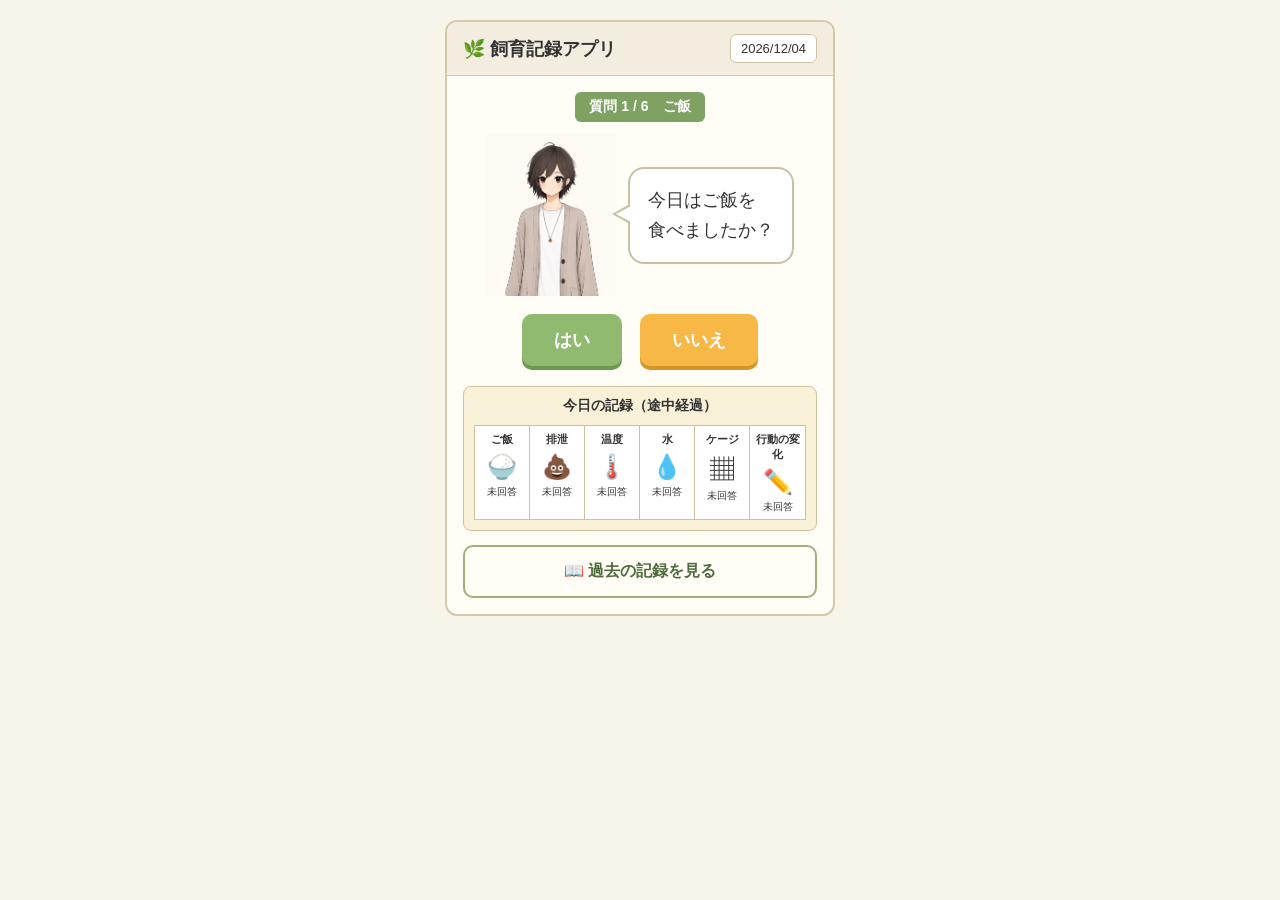
<file: index.html>
<!DOCTYPE html>
<html lang="ja">
<head>
    <meta charset="UTF-8">
    <meta name="viewport" content="width=device-width, initial-scale=1.0">
    <title>飼育記録アプリ</title>

    <link rel="stylesheet" href="style.css">
<link rel="manifest" href="./manifest.json">
<meta name="theme-color" content="#f7f4ea">

<script>
  if ("serviceWorker" in navigator) {
    window.addEventListener("load", () => {
      navigator.serviceWorker.register("./sw.js");
    });
  }
</script>
</head>

<body>

    <div class="app">

        <header>
            <h1>🌿 飼育記録アプリ</h1>
            <div class="date" id="todayDate"></div>
        </header>

        <main>

            <div class="question-number">質問 1 / 6　ご飯</div>

            <div class="agent-area">
                <img src="agent.png" alt="エージェント" class="agent">

                <div class="speech">
                    <p id="agentMessage">
                        今日はご飯を<br>食べましたか？
                    </p>
                </div>
            </div>

            <div class="button-area">
                <button
                    class="yes-button answer-button"
                    onclick="saveFood('○')"
                >
                    はい
                </button>

                <button
                    class="no-button answer-button"
                    onclick="saveFood('×')"
                >
                    いいえ
                </button>
            </div>

            <!-- 回答後に表示されるフィードバック -->
            <section id="feedbackBox" class="feedback-box" hidden>

                <div class="feedback-title">
                    🌿 今日の飼育ポイント
                </div>

                <p id="feedbackText" class="feedback-text"></p>

                <button
                    type="button"
                    class="next-button"
                    onclick="goToNextQuestion()"
                >
                    次の質問へ
                </button>

            </section>

            <section class="today-record">
                <h2>今日の記録（途中経過）</h2>

                <div class="record-grid">

                    <div>
                        <p>ご飯</p>
                        <span>🍚</span>
                        <small id="foodRecord">未回答</small>
                    </div>

                    <div>
                        <p>排泄</p>
                        <span>💩</span>
                        <small>未回答</small>
                    </div>

                    <div>
                        <p>温度</p>
                        <span>🌡️</span>
                        <small>未回答</small>
                    </div>

                    <div>
                        <p>水</p>
                        <span>💧</span>
                        <small>未回答</small>
                    </div>

                    <div>
                        <p>ケージ</p>
                        <span>▦</span>
                        <small>未回答</small>
                    </div>

                    <div>
                        <p>行動の変化</p>
                        <span>✏️</span>
                        <small>未回答</small>
                    </div>

                </div>
            </section>

            <a href="history.html" class="history-link">
                <button class="history-button">
                    📖 過去の記録を見る
                </button>
            </a>

        </main>

    </div>

    <script>
        // 今日の日付を表示する
        const today = new Date();

        const year = today.getFullYear();
        const month = String(today.getMonth() + 1).padStart(2, '0');
        const day = String(today.getDate()).padStart(2, '0');

        const formattedDate = `${year}/${month}/${day}`;

        document.getElementById("todayDate").textContent = formattedDate;


        // ご飯の回答を保存してフィードバックを表示する
        function saveFood(answer) {

            const feedbackBox =
                document.getElementById("feedbackBox");

            const feedbackText =
                document.getElementById("feedbackText");

            const agentMessage =
                document.getElementById("agentMessage");

            const foodRecord =
                document.getElementById("foodRecord");

            const answerButtons =
                document.querySelectorAll(".answer-button");


            // 回答を保存
            localStorage.setItem("food", answer);


            // 今日の記録欄を変更
            foodRecord.textContent = answer;


            // 回答に応じてフィードバックを変更
            if (answer === "○") {

                agentMessage.textContent =
                    "食べられていて安心です！";

                feedbackText.textContent =
                    "食べた量や食いつきも一緒に見ておくと、変化に気づきやすくなります。";

            } else {

                agentMessage.textContent =
                    "食べていなくても、すぐに心配しすぎなくて大丈夫です。";

                feedbackText.textContent =
                    "爬虫類は毎日食べない種類もいます。脱皮前や気温の変化で食欲が落ちることもありますが、元気がない、体重が減る、拒食が続く場合は注意しましょう。";

            }


            // フィードバックを表示
            feedbackBox.hidden = false;


            // 二重回答を防ぐ
            answerButtons.forEach(function(button) {
                button.disabled = true;
            });


            // フィードバック欄まで移動
            feedbackBox.scrollIntoView({
                behavior: "smooth",
                block: "center"
            });
        }


        // 次の質問へ進む
        function goToNextQuestion() {
            window.location.href = "toilet.html";
        }
    </script>

</body>
</html>
</file>
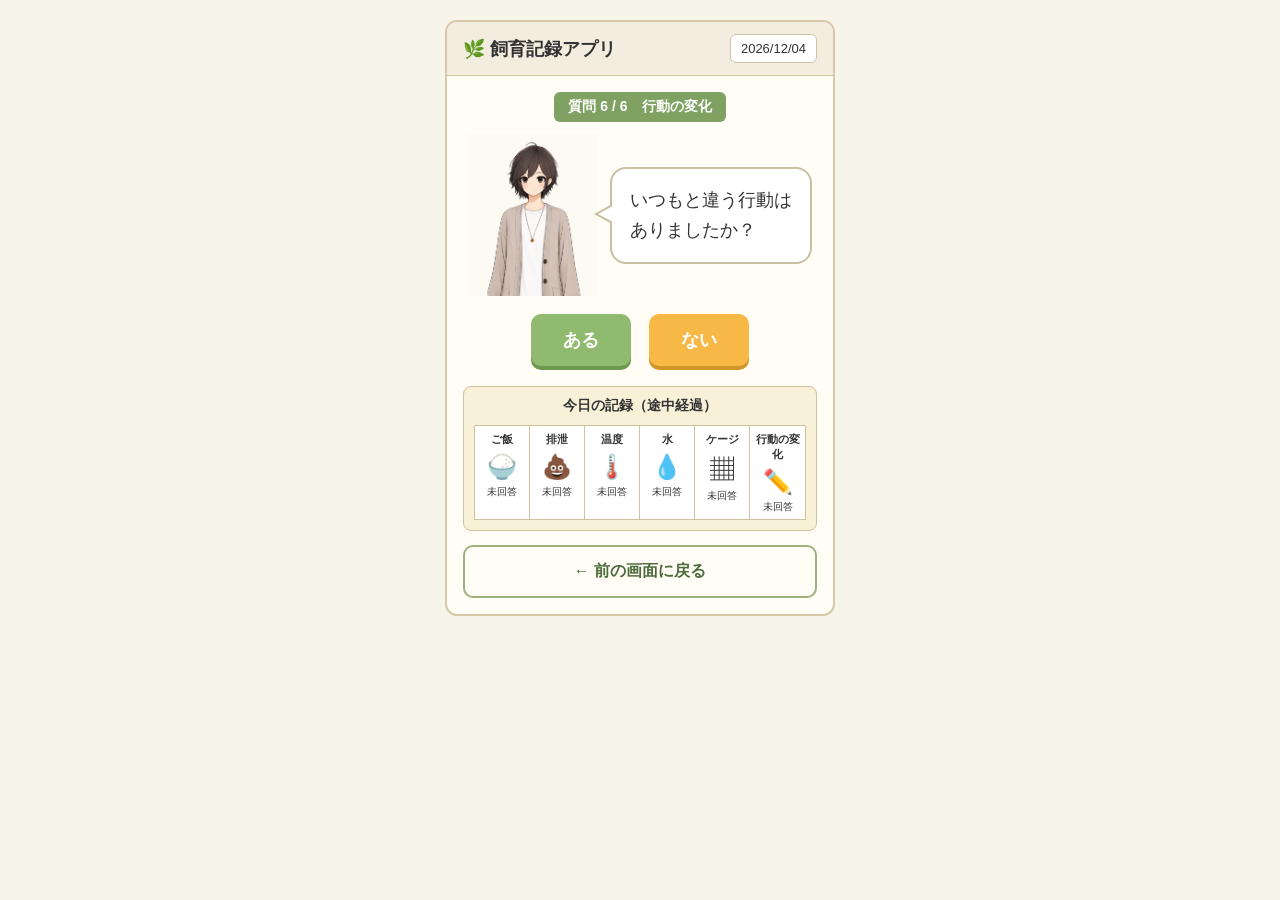
<file: behavior.html>
<!DOCTYPE html>
<html lang="ja">
<head>
    <meta charset="UTF-8">
    <meta name="viewport" content="width=device-width, initial-scale=1.0">
    <title>行動の記録</title>

    <link rel="stylesheet" href="style.css">
</head>

<body>

    <div class="app">

        <header>
            <h1>🌿 飼育記録アプリ</h1>
            <div class="date" id="todayDate"></div>
        </header>

        <main>

            <div class="question-number">質問 6 / 6　行動の変化</div>

            <div class="agent-area">
                <img src="agent.png" alt="エージェント" class="agent">

                <div class="speech">
                    <p id="agentMessage">
                        いつもと違う行動は<br>ありましたか？
                    </p>
                </div>
            </div>

            <div class="button-area" id="behaviorButtons">
                <button
                    class="yes-button answer-button"
                    onclick="showBehaviorInput()"
                >
                    ある
                </button>

                <button
                    class="no-button answer-button"
                    onclick="saveBehaviorNo()"
                >
                    ない
                </button>
            </div>

            <!-- 「ある」を押したときに表示される入力欄 -->
            <div
                id="behaviorInputArea"
                style="display: none; text-align: center; margin-top: 20px;"
            >
                <p>どのような行動がありましたか？</p>

                <textarea
                    id="behaviorText"
                    rows="4"
                    placeholder="例：いつもより動きが少ない、隠れている時間が長いなど"
                ></textarea>

                <br>

                <button
                    class="yes-button"
                    id="saveBehaviorButton"
                    onclick="saveBehaviorText()"
                >
                    記録する
                </button>
            </div>

            <!-- 回答後に表示されるフィードバック -->
            <section id="feedbackBox" class="feedback-box" hidden>

                <div class="feedback-title">
                    🌿 今日の飼育ポイント
                </div>

                <p id="feedbackText" class="feedback-text"></p>

                <button
                    type="button"
                    class="next-button"
                    onclick="goToFinish()"
                >
                    記録を完了する
                </button>

            </section>

            <section class="today-record">
                <h2>今日の記録（途中経過）</h2>

                <div class="record-grid">

                    <div>
                        <p>ご飯</p>
                        <span>🍚</span>
                        <small id="foodStatus">未回答</small>
                    </div>

                    <div>
                        <p>排泄</p>
                        <span>💩</span>
                        <small id="toiletStatus">未回答</small>
                    </div>

                    <div>
                        <p>温度</p>
                        <span>🌡️</span>
                        <small id="tempStatus">未回答</small>
                    </div>

                    <div>
                        <p>水</p>
                        <span>💧</span>
                        <small id="waterStatus">未回答</small>
                    </div>

                    <div>
                        <p>ケージ</p>
                        <span>▦</span>
                        <small id="cageStatus">未回答</small>
                    </div>

                    <div>
                        <p>行動の変化</p>
                        <span>✏️</span>
                        <small id="behaviorStatus">未回答</small>
                    </div>

                </div>
            </section>

            <a href="cage.html" class="history-link">
                <button class="history-button">
                    ← 前の画面に戻る
                </button>
            </a>

        </main>

    </div>

    <script>
        // 今日の日付を表示する
        const today = new Date();

        const year = today.getFullYear();
        const month = String(today.getMonth() + 1).padStart(2, "0");
        const day = String(today.getDate()).padStart(2, "0");

        const formattedDate = `${year}/${month}/${day}`;

        document.getElementById("todayDate").textContent = formattedDate;


        // 前のページで保存した回答を表示する
        const food = localStorage.getItem("food");
        const toilet = localStorage.getItem("toilet");
        const temp = localStorage.getItem("temp");
        const water = localStorage.getItem("water");
        const cage = localStorage.getItem("cage");

        if (food) {
            document.getElementById("foodStatus").textContent = food;
        }

        if (toilet) {
            document.getElementById("toiletStatus").textContent = toilet;
        }

        if (temp) {
            document.getElementById("tempStatus").textContent = temp;
        }

        if (water) {
            document.getElementById("waterStatus").textContent = water;
        }

        if (cage) {
            document.getElementById("cageStatus").textContent = cage;
        }


        // 「ある」を押したら入力欄を表示する
        function showBehaviorInput() {
            const behaviorInputArea =
                document.getElementById("behaviorInputArea");

            const behaviorButtons =
                document.getElementById("behaviorButtons");

            const agentMessage =
                document.getElementById("agentMessage");

            behaviorInputArea.style.display = "block";
            behaviorButtons.style.display = "none";

            agentMessage.textContent =
                "気づいた変化を記録しておきましょう。";

            document.getElementById("behaviorText").focus();
        }


        // 「ない」を押した場合
        function saveBehaviorNo() {

            const feedbackBox =
                document.getElementById("feedbackBox");

            const feedbackText =
                document.getElementById("feedbackText");

            const agentMessage =
                document.getElementById("agentMessage");

            const behaviorStatus =
                document.getElementById("behaviorStatus");

            const behaviorButtons =
                document.getElementById("behaviorButtons");


            // 回答を保存
            localStorage.setItem("behavior", "ない");


            // 今日の記録欄を変更
            behaviorStatus.textContent = "ない";


            // エージェントの言葉とFBを変更
            agentMessage.textContent =
                "いつも通りなら安心です！";

            feedbackText.textContent =
                "いつも通りであることも大切な記録です。ただし、爬虫類は不調を隠すこともあるため、食欲、排泄、体重、動きなども合わせて見ておきましょう。";


            // ボタンを非表示
            behaviorButtons.style.display = "none";


            // フィードバック欄を表示
            feedbackBox.hidden = false;


            // フィードバック欄まで自動で移動
            feedbackBox.scrollIntoView({
                behavior: "smooth",
                block: "center"
            });
        }


        // 「ある」を選び、内容を書いた場合
        function saveBehaviorText() {

            const text =
                document.getElementById("behaviorText").value.trim();

            const feedbackBox =
                document.getElementById("feedbackBox");

            const feedbackText =
                document.getElementById("feedbackText");

            const agentMessage =
                document.getElementById("agentMessage");

            const behaviorStatus =
                document.getElementById("behaviorStatus");

            const behaviorInputArea =
                document.getElementById("behaviorInputArea");


            // 未入力の場合
            if (text === "") {
                alert("行動の変化を入力してください。");
                return;
            }


            // 入力内容を保存
            localStorage.setItem("behavior", text);


            // 今日の記録欄を変更
            behaviorStatus.textContent = "あり";


            // エージェントの言葉とFBを変更
            agentMessage.textContent =
                "変化に気づけていることが大切です！";

            feedbackText.textContent =
                "いつもより隠れる、動かない、攻撃的になるなど、小さな違いも記録しておきましょう。変化が続く場合や、食欲・排泄などにも異常がある場合は、飼育環境や体調を確認してください。";


            // 入力欄を非表示
            behaviorInputArea.style.display = "none";


            // フィードバック欄を表示
            feedbackBox.hidden = false;


            // フィードバック欄まで自動で移動
            feedbackBox.scrollIntoView({
                behavior: "smooth",
                block: "center"
            });
        }


        // 完了画面へ進む
        function goToFinish() {
            window.location.href = "finish.html";
        }
    </script>

</body>
</html>
</file>
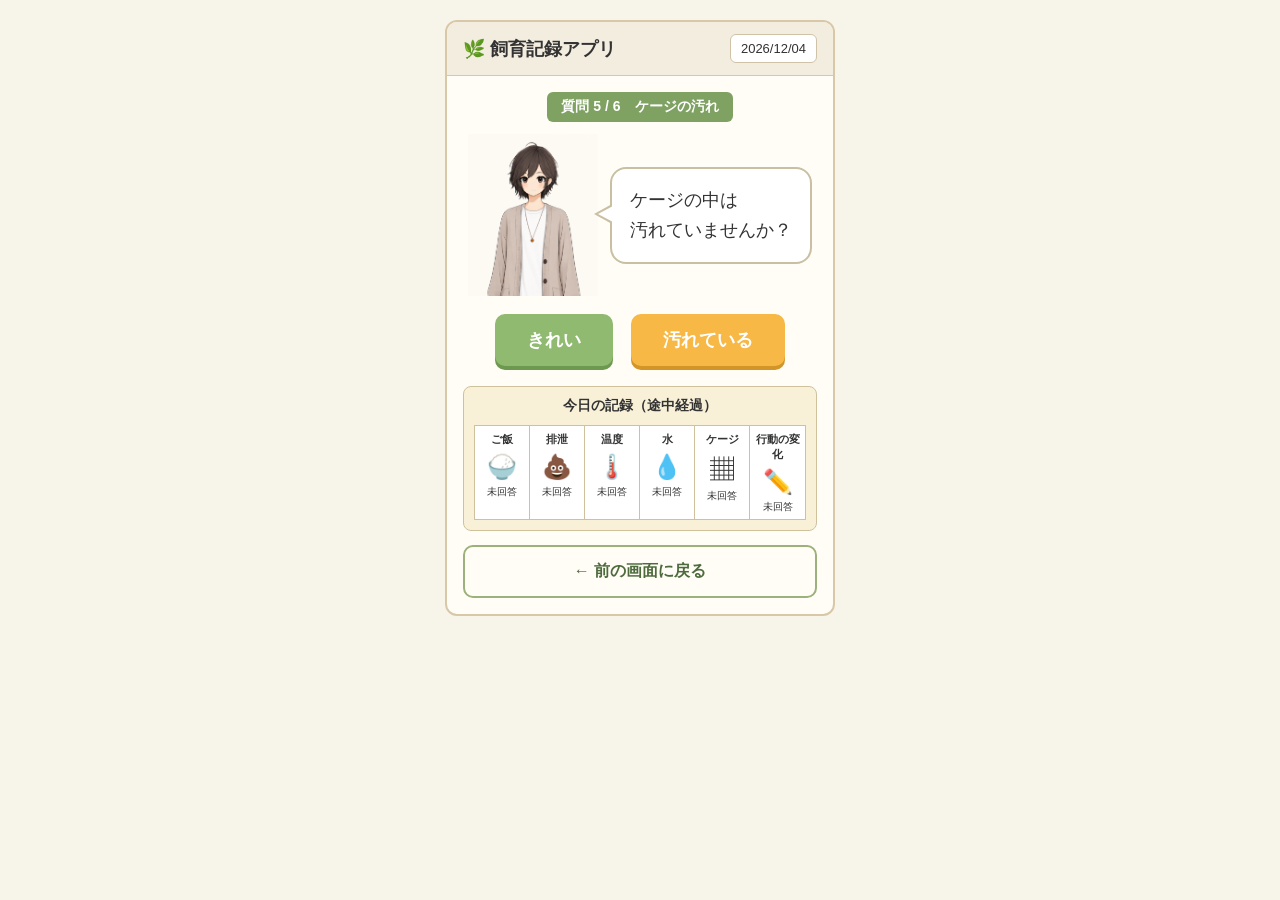
<file: cage.html>
<!DOCTYPE html>
<html lang="ja">
<head>
    <meta charset="UTF-8">
    <meta name="viewport" content="width=device-width, initial-scale=1.0">
    <title>ケージの記録</title>

    <link rel="stylesheet" href="style.css">
</head>

<body>

    <div class="app">

        <header>
            <h1>🌿 飼育記録アプリ</h1>
            <div class="date" id="todayDate"></div>
        </header>

        <main>

            <div class="question-number">質問 5 / 6　ケージの汚れ</div>

            <div class="agent-area">
                <img src="agent.png" alt="エージェント" class="agent">

                <div class="speech">
                    <p id="agentMessage">
                        ケージの中は<br>汚れていませんか？
                    </p>
                </div>
            </div>

            <div class="button-area">
                <button
                    class="yes-button answer-button"
                    onclick="saveCage('きれい')"
                >
                    きれい
                </button>

                <button
                    class="no-button answer-button"
                    onclick="saveCage('汚れている')"
                >
                    汚れている
                </button>
            </div>

            <!-- 回答後に表示されるフィードバック -->
            <section id="feedbackBox" class="feedback-box" hidden>

                <div class="feedback-title">
                    🌿 今日の飼育ポイント
                </div>

                <p id="feedbackText" class="feedback-text"></p>

                <button
                    type="button"
                    class="next-button"
                    onclick="goToNextQuestion()"
                >
                    次の質問へ
                </button>

            </section>

            <section class="today-record">
                <h2>今日の記録（途中経過）</h2>

                <div class="record-grid">

                    <div>
                        <p>ご飯</p>
                        <span>🍚</span>
                        <small id="foodStatus">未回答</small>
                    </div>

                    <div>
                        <p>排泄</p>
                        <span>💩</span>
                        <small id="toiletStatus">未回答</small>
                    </div>

                    <div>
                        <p>温度</p>
                        <span>🌡️</span>
                        <small id="tempStatus">未回答</small>
                    </div>

                    <div>
                        <p>水</p>
                        <span>💧</span>
                        <small id="waterStatus">未回答</small>
                    </div>

                    <div>
                        <p>ケージ</p>
                        <span>▦</span>
                        <small id="cageStatus">未回答</small>
                    </div>

                    <div>
                        <p>行動の変化</p>
                        <span>✏️</span>
                        <small>未回答</small>
                    </div>

                </div>
            </section>

            <a href="water.html" class="history-link">
                <button class="history-button">
                    ← 前の画面に戻る
                </button>
            </a>

        </main>

    </div>

    <script>
        // 今日の日付を表示する
        const today = new Date();

        const year = today.getFullYear();
        const month = String(today.getMonth() + 1).padStart(2, "0");
        const day = String(today.getDate()).padStart(2, "0");

        const formattedDate = `${year}/${month}/${day}`;

        document.getElementById("todayDate").textContent = formattedDate;


        // 前のページで保存した回答を表示する
        const food = localStorage.getItem("food");
        const toilet = localStorage.getItem("toilet");
        const temp = localStorage.getItem("temp");
        const water = localStorage.getItem("water");

        if (food) {
            document.getElementById("foodStatus").textContent = food;
        }

        if (toilet) {
            document.getElementById("toiletStatus").textContent = toilet;
        }

        if (temp) {
            document.getElementById("tempStatus").textContent = temp;
        }

        if (water) {
            document.getElementById("waterStatus").textContent = water;
        }


        // ケージの回答を保存してフィードバックを表示する
        function saveCage(answer) {

            const feedbackBox =
                document.getElementById("feedbackBox");

            const feedbackText =
                document.getElementById("feedbackText");

            const agentMessage =
                document.getElementById("agentMessage");

            const cageStatus =
                document.getElementById("cageStatus");

            const answerButtons =
                document.querySelectorAll(".answer-button");


            // ケージの回答を保存
            localStorage.setItem("cage", answer);


            // 今日の記録欄を変更
            cageStatus.textContent = answer;


            // 回答に応じてフィードバックを変更
            if (answer === "きれい") {

                agentMessage.textContent =
                    "清潔に保てていて良いです！";

                feedbackText.textContent =
                    "排泄物や食べ残しをこまめに取り除くことで、ケージを清潔に保ち、病気の予防につながります。";

            } else {

                agentMessage.textContent =
                    "できる範囲で汚れを取り除いてみましょう。";

                feedbackText.textContent =
                    "汚れが残ると、細菌やにおいの原因になります。すべてを掃除できない日でも、排泄物や食べ残しだけは取り除くと安心です。";

            }


            // フィードバック欄を表示
            feedbackBox.hidden = false;


            // 二重回答を防ぐ
            answerButtons.forEach(function(button) {
                button.disabled = true;
            });


            // フィードバック欄まで自動で移動
            feedbackBox.scrollIntoView({
                behavior: "smooth",
                block: "center"
            });
        }


        // 次の質問へ進む
        function goToNextQuestion() {
            window.location.href = "behavior.html";
        }
    </script>

</body>
</html>
</file>
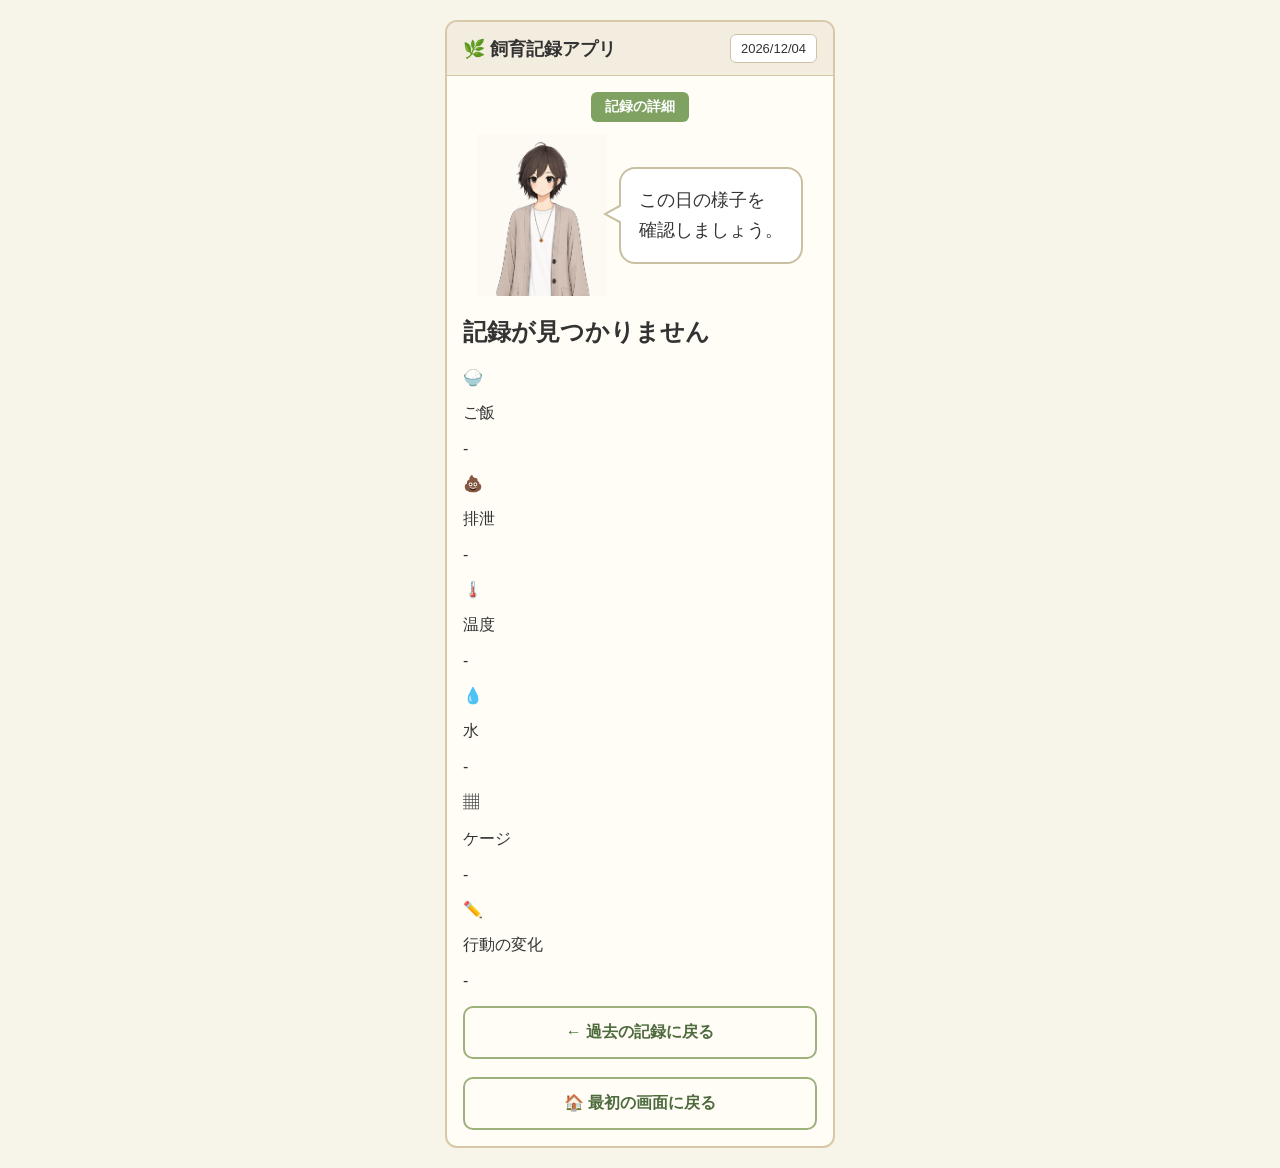
<file: detail.html>
<!DOCTYPE html>
<html lang="ja">
<head>
    <meta charset="UTF-8">
    <meta name="viewport" content="width=device-width, initial-scale=1.0">
    <title>記録の詳細</title>

    <link rel="stylesheet" href="style.css">
</head>

<body>

    <div class="app">

        <header>
            <h1>🌿 飼育記録アプリ</h1>
            <div class="date" id="todayDate"></div>
        </header>

        <main>

            <div class="question-number">記録の詳細</div>

            <div class="agent-area">
                <img src="agent.png" alt="エージェント" class="agent">

                <div class="speech">
                    <p>この日の様子を<br>確認しましょう。</p>
                </div>
            </div>

            <section class="detail-card">

                <h2 id="detailDate">記録</h2>

                <div class="detail-item">
                    <span class="detail-icon">🍚</span>
                    <div>
                        <p class="detail-title">ご飯</p>
                        <p class="detail-text" id="detailFood">未回答</p>
                    </div>
                </div>

                <div class="detail-item">
                    <span class="detail-icon">💩</span>
                    <div>
                        <p class="detail-title">排泄</p>
                        <p class="detail-text" id="detailToilet">未回答</p>
                    </div>
                </div>

                <div class="detail-item">
                    <span class="detail-icon">🌡️</span>
                    <div>
                        <p class="detail-title">温度</p>
                        <p class="detail-text" id="detailTemp">未回答</p>
                    </div>
                </div>

                <div class="detail-item">
                    <span class="detail-icon">💧</span>
                    <div>
                        <p class="detail-title">水</p>
                        <p class="detail-text" id="detailWater">未回答</p>
                    </div>
                </div>

                <div class="detail-item">
                    <span class="detail-icon">▦</span>
                    <div>
                        <p class="detail-title">ケージ</p>
                        <p class="detail-text" id="detailCage">未回答</p>
                    </div>
                </div>

                <div class="detail-item">
                    <span class="detail-icon">✏️</span>
                    <div>
                        <p class="detail-title">行動の変化</p>
                        <p class="detail-text" id="detailBehavior">未回答</p>
                    </div>
                </div>

            </section>

            <a href="history.html" class="history-link">
                <button class="history-button">← 過去の記録に戻る</button>
            </a>

            <br>

            <a href="index.html" class="history-link">
                <button class="history-button">🏠 最初の画面に戻る</button>
            </a>

        </main>

    </div>

    <script>
        // 今日の日付を右上に表示する
        const today = new Date();

        const year = today.getFullYear();
        const month = String(today.getMonth() + 1).padStart(2, '0');
        const day = String(today.getDate()).padStart(2, '0');

        const formattedDate = `${year}/${month}/${day}`;

        document.getElementById("todayDate").textContent = formattedDate;

        // URLから index を取り出す
        const params = new URLSearchParams(window.location.search);
        const index = params.get("index");

        // 保存された記録を取り出す
        const records = JSON.parse(localStorage.getItem("records")) || [];

        // indexに対応する記録を取得する
        const record = records[index];

        if (record) {
            document.getElementById("detailDate").textContent = `${record.date} の記録`;

            document.getElementById("detailFood").textContent = record.food || "未回答";
            document.getElementById("detailToilet").textContent = record.toilet || "未回答";
            document.getElementById("detailTemp").textContent = record.temp || "未回答";
            document.getElementById("detailWater").textContent = record.water || "未回答";
            document.getElementById("detailCage").textContent = record.cage || "未回答";
            document.getElementById("detailBehavior").textContent = record.behavior || "未回答";
        } else {
            document.getElementById("detailDate").textContent = "記録が見つかりません";

            document.getElementById("detailFood").textContent = "-";
            document.getElementById("detailToilet").textContent = "-";
            document.getElementById("detailTemp").textContent = "-";
            document.getElementById("detailWater").textContent = "-";
            document.getElementById("detailCage").textContent = "-";
            document.getElementById("detailBehavior").textContent = "-";
        }
    </script>

</body>
</html>
</file>
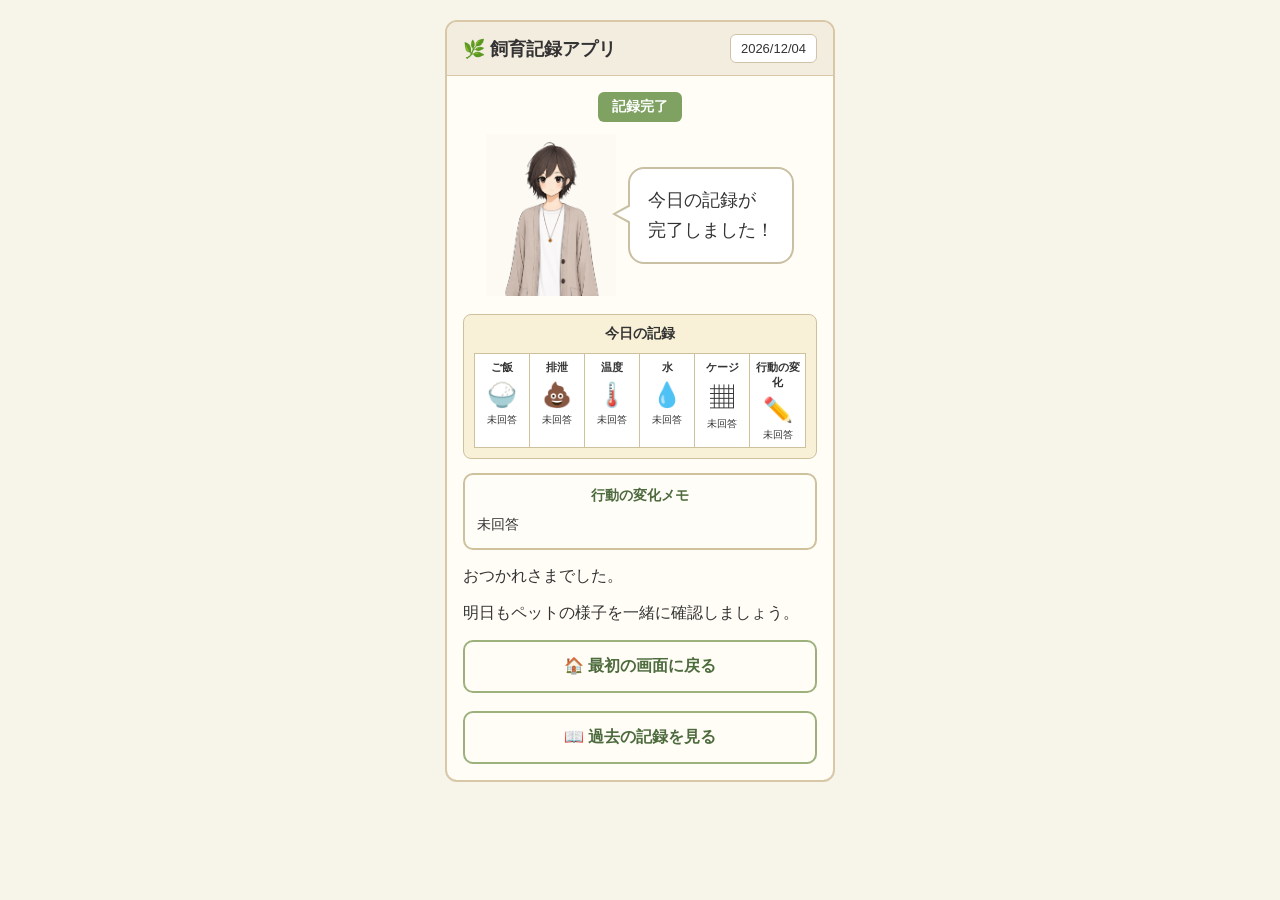
<file: finish.html>
<!DOCTYPE html>
<html lang="ja">
<head>
    <meta charset="UTF-8">
    <meta name="viewport" content="width=device-width, initial-scale=1.0">
    <title>記録完了</title>

    <link rel="stylesheet" href="style.css">
</head>

<body>

    <div class="app">

        <header>
            <h1>🌿 飼育記録アプリ</h1>
            <div class="date" id="todayDate"></div>
        </header>

        <main>

            <div class="question-number">記録完了</div>

            <div class="agent-area">
                <img src="agent.png" alt="エージェント" class="agent">

                <div class="speech">
                    <p>今日の記録が<br>完了しました！</p>
                </div>
            </div>

            <section class="today-record">
                <h2>今日の記録</h2>

                <div class="record-grid">
                    <div>
                        <p>ご飯</p>
                        <span>🍚</span>
                        <small id="foodStatus">未回答</small>
                    </div>

                    <div>
                        <p>排泄</p>
                        <span>💩</span>
                        <small id="toiletStatus">未回答</small>
                    </div>

                    <div>
                        <p>温度</p>
                        <span>🌡️</span>
                        <small id="tempStatus">未回答</small>
                    </div>

                    <div>
                        <p>水</p>
                        <span>💧</span>
                        <small id="waterStatus">未回答</small>
                    </div>

                    <div>
                        <p>ケージ</p>
                        <span>▦</span>
                        <small id="cageStatus">未回答</small>
                    </div>

                    <div>
                        <p>行動の変化</p>
                        <span>✏️</span>
                        <small id="behaviorStatus">未回答</small>
                    </div>
                </div>
                        </section>

            <div class="behavior-memo-box">
                <h2>行動の変化メモ</h2>
                <p id="behaviorMemo">未回答</p>
            </div>

            <div class="finish-message">
                <p>おつかれさまでした。</p>
                <p>明日もペットの様子を一緒に確認しましょう。</p>
            </div>

            <a href="index.html" class="history-link">
                <button class="history-button">🏠 最初の画面に戻る</button>
            </a>

            <br>

            <a href="history.html" class="history-link">
                <button class="history-button">📖 過去の記録を見る</button>
            </a>

        </main>

    </div>

    <script>
        // 今日の日付を作る
        const today = new Date();

        const year = today.getFullYear();
        const month = String(today.getMonth() + 1).padStart(2, '0');
        const day = String(today.getDate()).padStart(2, '0');

        const formattedDate = `${year}/${month}/${day}`;

        // 右上の日付を表示する
        document.getElementById("todayDate").textContent = formattedDate;

        // 各質問ページで一時保存した回答を取り出す
        const food = localStorage.getItem("food");
        const toilet = localStorage.getItem("toilet");
        const temp = localStorage.getItem("temp");
        const water = localStorage.getItem("water");
        const cage = localStorage.getItem("cage");
        const behavior = localStorage.getItem("behavior");

        // 完了画面にも回答内容を表示する
        document.getElementById("foodStatus").textContent = food || "未回答";
        document.getElementById("toiletStatus").textContent = toilet || "未回答";
        document.getElementById("tempStatus").textContent = temp || "未回答";
        document.getElementById("waterStatus").textContent = water || "未回答";
        document.getElementById("cageStatus").textContent = cage || "未回答";
        document.getElementById("behaviorStatus").textContent = behavior || "未回答";
        document.getElementById("behaviorMemo").textContent = behavior || "未回答";
        // 今回の1日分の記録を作る
        const newRecord = {
            date: formattedDate,
            food: food,
            toilet: toilet,
            temp: temp,
            water: water,
            cage: cage,
            behavior: behavior
        };

        // 今までの記録を取り出す
        let records = JSON.parse(localStorage.getItem("records")) || [];

        // 同じ日付の記録がすでにあれば、上書きする
        const sameDateIndex = records.findIndex(record => record.date === formattedDate);

        if (sameDateIndex !== -1) {
            records[sameDateIndex] = newRecord;
        } else {
            records.push(newRecord);
        }

        // 過去の記録として保存する
        localStorage.setItem("records", JSON.stringify(records));
    </script>

</body>
</html>
</file>
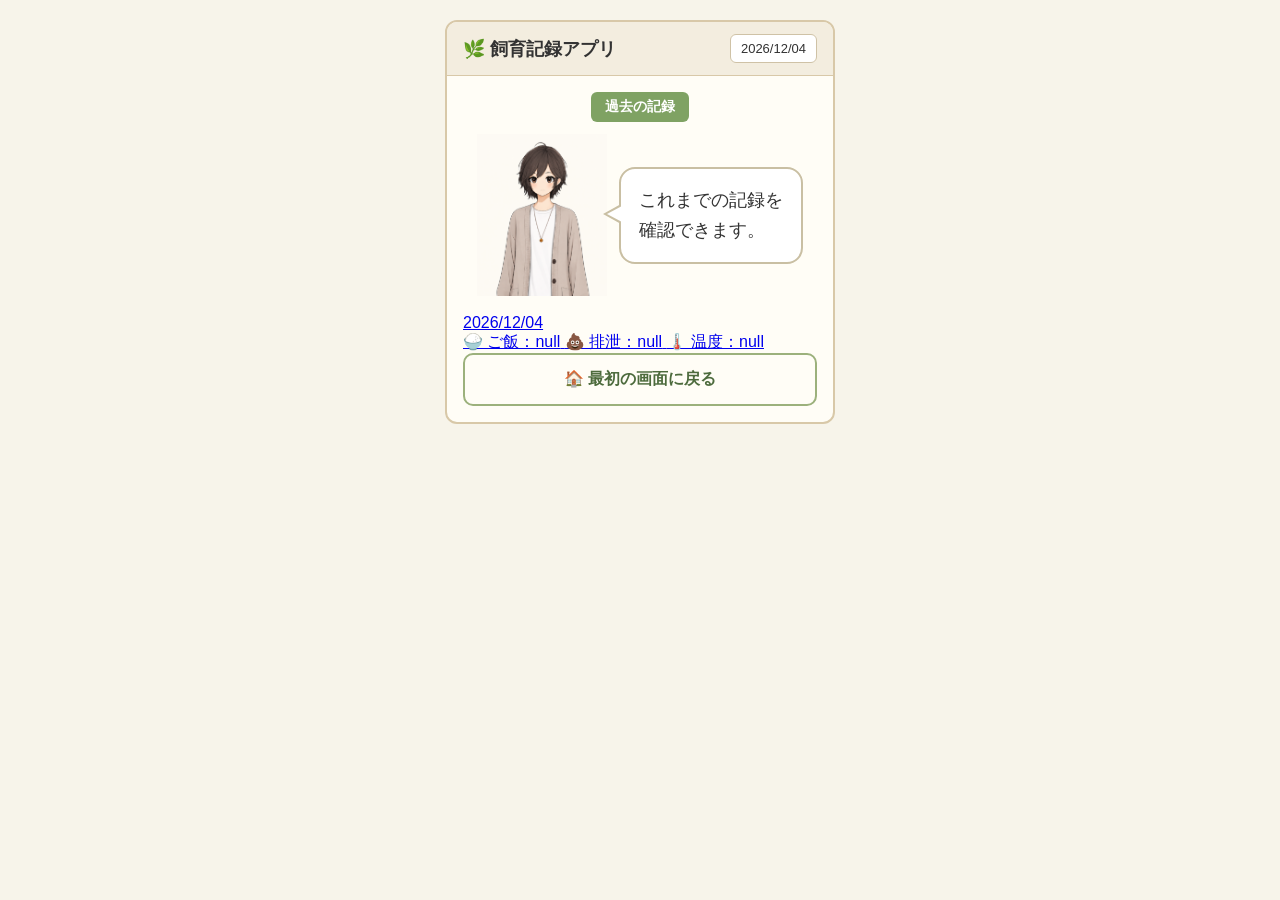
<file: history.html>
<!DOCTYPE html>
<html lang="ja">
<head>
    <meta charset="UTF-8">
    <meta name="viewport" content="width=device-width, initial-scale=1.0">
    <title>過去の記録</title>

    <link rel="stylesheet" href="style.css">
</head>

<body>

    <div class="app">

        <header>
            <h1>🌿 飼育記録アプリ</h1>
            <div class="date" id="todayDate"></div>
        </header>

        <main>

            <div class="question-number">過去の記録</div>

            <div class="agent-area">
                <img src="agent.png" alt="エージェント" class="agent">

                <div class="speech">
                    <p>これまでの記録を<br>確認できます。</p>
                </div>
            </div>

            <section class="history-list" id="historyList"></section>

            <a href="index.html" class="history-link">
                <button class="history-button">🏠 最初の画面に戻る</button>
            </a>

        </main>

    </div>

    <script>
        // 今日の日付を表示する
        const today = new Date();

        const year = today.getFullYear();
        const month = String(today.getMonth() + 1).padStart(2, '0');
        const day = String(today.getDate()).padStart(2, '0');

        const formattedDate = `${year}/${month}/${day}`;

        document.getElementById("todayDate").textContent = formattedDate;

        // 保存された過去の記録を取り出す
        const records = JSON.parse(localStorage.getItem("records")) || [];

        const historyList = document.getElementById("historyList");

        // 記録がない場合
        if (records.length === 0) {
            historyList.innerHTML = `
                <p style="text-align:center;">まだ記録がありません。</p>
            `;
        } else {
            // 新しい日付の記録が上に来るようにする
            records.slice().reverse().forEach((record, index) => {
                const originalIndex = records.length - 1 - index;

                historyList.innerHTML += `
                    <a href="detail.html?index=${originalIndex}" class="history-card">
                        <div class="history-date">${record.date}</div>
                        <div class="history-summary">
                            <span>🍚 ご飯：${record.food}</span>
                            <span>💩 排泄：${record.toilet}</span>
                            <span>🌡️ 温度：${record.temp}</span>
                        </div>
                    </a>
                `;
            });
        }
    </script>

</body>
</html>
</file>
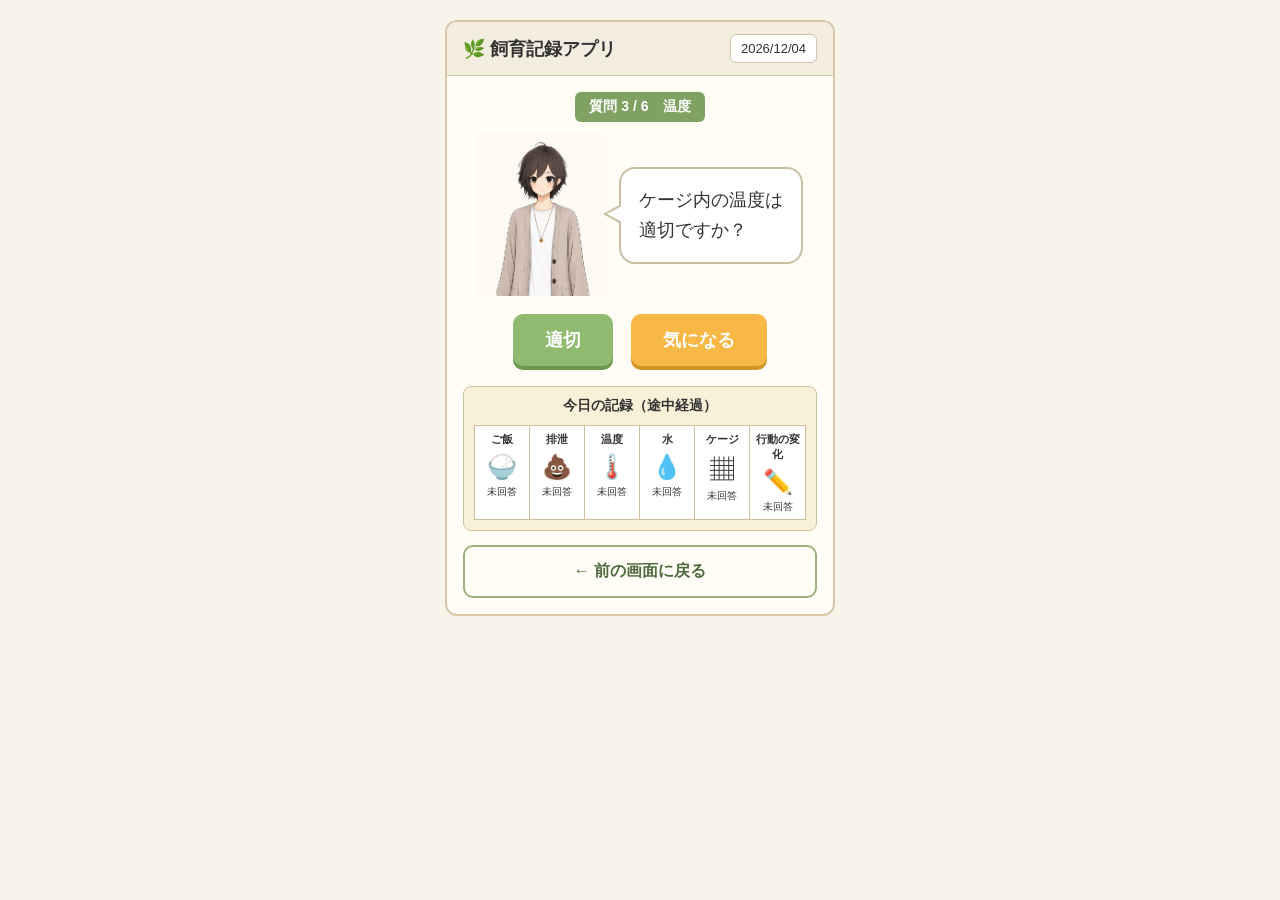
<file: temp.html>
<!DOCTYPE html>
<html lang="ja">
<head>
    <meta charset="UTF-8">
    <meta name="viewport" content="width=device-width, initial-scale=1.0">
    <title>温度の記録</title>

    <link rel="stylesheet" href="style.css">
</head>

<body>

    <div class="app">

        <header>
            <h1>🌿 飼育記録アプリ</h1>
            <div class="date" id="todayDate"></div>
        </header>

        <main>

            <div class="question-number">質問 3 / 6　温度</div>

            <div class="agent-area">
                <img src="agent.png" alt="エージェント" class="agent">

                <div class="speech">
                    <p id="agentMessage">
                        ケージ内の温度は<br>適切ですか？
                    </p>
                </div>
            </div>

            <div class="button-area">
                <button
                    class="yes-button answer-button"
                    onclick="saveTemp('適切')"
                >
                    適切
                </button>

                <button
                    class="no-button answer-button"
                    onclick="saveTemp('気になる')"
                >
                    気になる
                </button>
            </div>

            <!-- 回答後に表示されるフィードバック -->
            <section id="feedbackBox" class="feedback-box" hidden>

                <div class="feedback-title">
                    🌿 今日の飼育ポイント
                </div>

                <p id="feedbackText" class="feedback-text"></p>

                <button
                    type="button"
                    class="next-button"
                    onclick="goToNextQuestion()"
                >
                    次の質問へ
                </button>

            </section>

            <section class="today-record">
                <h2>今日の記録（途中経過）</h2>

                <div class="record-grid">

                    <div>
                        <p>ご飯</p>
                        <span>🍚</span>
                        <small id="foodStatus">未回答</small>
                    </div>

                    <div>
                        <p>排泄</p>
                        <span>💩</span>
                        <small id="toiletStatus">未回答</small>
                    </div>

                    <div>
                        <p>温度</p>
                        <span>🌡️</span>
                        <small id="tempStatus">未回答</small>
                    </div>

                    <div>
                        <p>水</p>
                        <span>💧</span>
                        <small>未回答</small>
                    </div>

                    <div>
                        <p>ケージ</p>
                        <span>▦</span>
                        <small>未回答</small>
                    </div>

                    <div>
                        <p>行動の変化</p>
                        <span>✏️</span>
                        <small>未回答</small>
                    </div>

                </div>
            </section>

            <a href="toilet.html" class="history-link">
                <button class="history-button">
                    ← 前の画面に戻る
                </button>
            </a>

        </main>

    </div>

    <script>
        // 今日の日付を表示する
        const today = new Date();

        const year = today.getFullYear();
        const month = String(today.getMonth() + 1).padStart(2, '0');
        const day = String(today.getDate()).padStart(2, '0');

        const formattedDate = `${year}/${month}/${day}`;

        document.getElementById("todayDate").textContent = formattedDate;


        // 前のページで保存した「ご飯」の回答を表示する
        const food = localStorage.getItem("food");

        if (food) {
            document.getElementById("foodStatus").textContent = food;
        }


        // 前のページで保存した「排泄」の回答を表示する
        const toilet = localStorage.getItem("toilet");

        if (toilet) {
            document.getElementById("toiletStatus").textContent = toilet;
        }


        // 温度の回答を保存してフィードバックを表示する
        function saveTemp(answer) {

            const feedbackBox =
                document.getElementById("feedbackBox");

            const feedbackText =
                document.getElementById("feedbackText");

            const agentMessage =
                document.getElementById("agentMessage");

            const tempStatus =
                document.getElementById("tempStatus");

            const answerButtons =
                document.querySelectorAll(".answer-button");


            // 温度の回答を保存
            localStorage.setItem("temp", answer);


            // 今日の記録欄を変更
            tempStatus.textContent = answer;


            // 回答に応じてフィードバックを変更
            if (answer === "適切") {

                agentMessage.textContent =
                    "温度を確認できていて良いです！";

                feedbackText.textContent =
                    "爬虫類は自分で体温を一定に保つことが難しいため、温度管理は体調を維持するうえで大切です。これからも種類に合った温度帯を保てているか確認しましょう。";

            } else {

                agentMessage.textContent =
                    "種類に合った温度か確認してみましょう。";

                feedbackText.textContent =
                    "温度が合わないと、食欲・消化・活動量に影響することがあります。飼育している種類に適した温度帯を調べ、ケージ内の暖かい場所と涼しい場所の両方を確認しましょう。";

            }


            // フィードバック欄を表示
            feedbackBox.hidden = false;


            // 二重回答を防ぐ
            answerButtons.forEach(function(button) {
                button.disabled = true;
            });


            // フィードバック欄まで自動で移動
            feedbackBox.scrollIntoView({
                behavior: "smooth",
                block: "center"
            });
        }


        // 次の質問へ進む
        function goToNextQuestion() {
            window.location.href = "water.html";
        }
    </script>

</body>
</html>
</file>
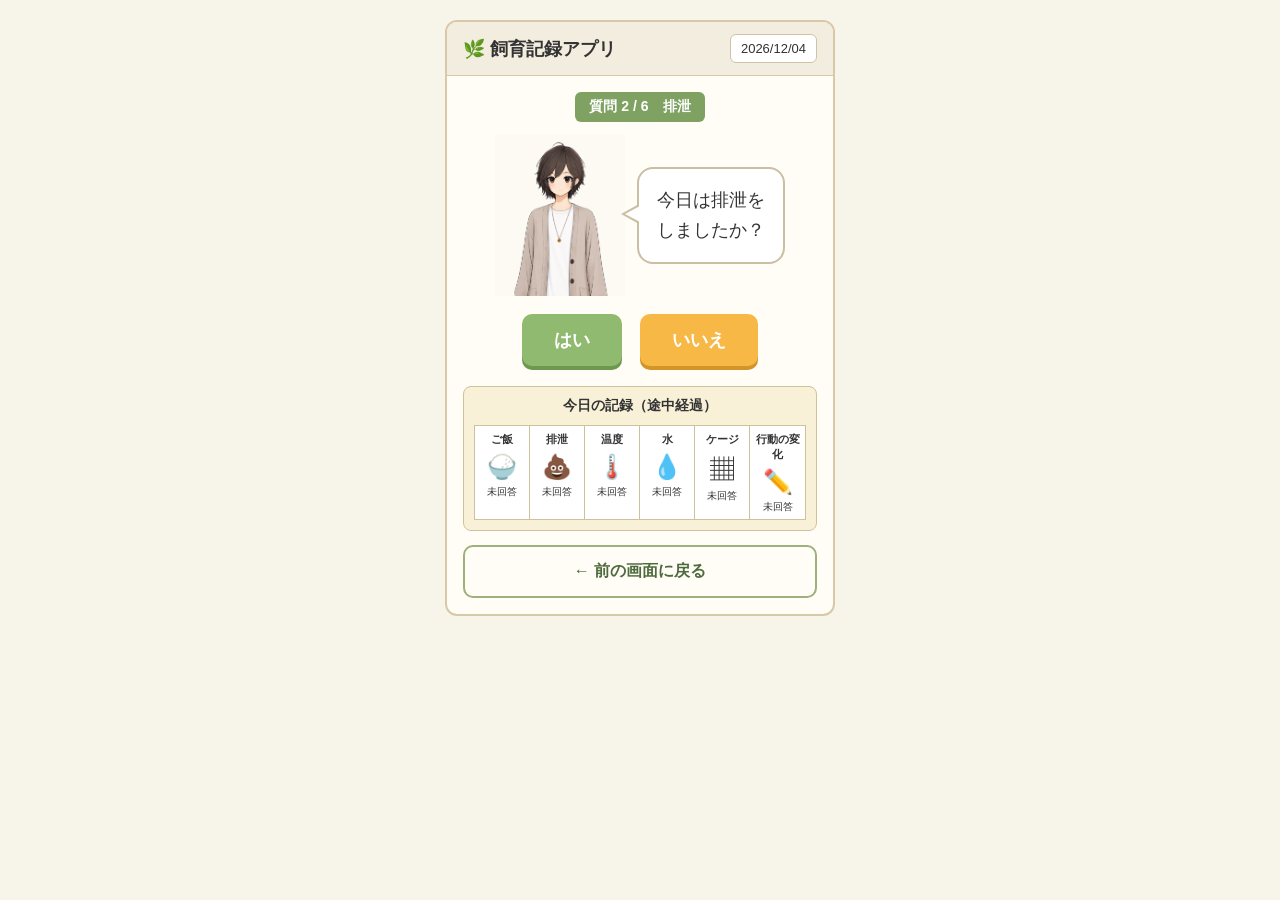
<file: toilet.html>
<!DOCTYPE html>
<html lang="ja">
<head>
    <meta charset="UTF-8">
    <meta name="viewport" content="width=device-width, initial-scale=1.0">
    <title>排泄の記録</title>

    <link rel="stylesheet" href="style.css">
</head>

<body>

    <div class="app">

        <header>
            <h1>🌿 飼育記録アプリ</h1>
            <div class="date" id="todayDate"></div>
        </header>

        <main>

            <div class="question-number">質問 2 / 6　排泄</div>

            <div class="agent-area">
                <img src="agent.png" alt="エージェント" class="agent">

                <div class="speech">
                    <p id="agentMessage">
                        今日は排泄を<br>しましたか？
                    </p>
                </div>
            </div>

            <div class="button-area">
                <button
                    class="yes-button answer-button"
                    onclick="saveToilet('○')"
                >
                    はい
                </button>

                <button
                    class="no-button answer-button"
                    onclick="saveToilet('×')"
                >
                    いいえ
                </button>
            </div>

            <!-- 回答後に表示されるフィードバック -->
            <section id="feedbackBox" class="feedback-box" hidden>

                <div class="feedback-title">
                    🌿 今日の飼育ポイント
                </div>

                <p id="feedbackText" class="feedback-text"></p>

                <button
                    type="button"
                    class="next-button"
                    onclick="goToNextQuestion()"
                >
                    次の質問へ
                </button>

            </section>

            <section class="today-record">
                <h2>今日の記録（途中経過）</h2>

                <div class="record-grid">

                    <div>
                        <p>ご飯</p>
                        <span>🍚</span>
                        <small id="foodStatus">未回答</small>
                    </div>

                    <div>
                        <p>排泄</p>
                        <span>💩</span>
                        <small id="toiletStatus">未回答</small>
                    </div>

                    <div>
                        <p>温度</p>
                        <span>🌡️</span>
                        <small>未回答</small>
                    </div>

                    <div>
                        <p>水</p>
                        <span>💧</span>
                        <small>未回答</small>
                    </div>

                    <div>
                        <p>ケージ</p>
                        <span>▦</span>
                        <small>未回答</small>
                    </div>

                    <div>
                        <p>行動の変化</p>
                        <span>✏️</span>
                        <small>未回答</small>
                    </div>

                </div>
            </section>

            <a href="index.html" class="history-link">
                <button class="history-button">
                    ← 前の画面に戻る
                </button>
            </a>

        </main>

    </div>

    <script>
        // 今日の日付を表示する
        const today = new Date();

        const year = today.getFullYear();
        const month = String(today.getMonth() + 1).padStart(2, '0');
        const day = String(today.getDate()).padStart(2, '0');

        const formattedDate = `${year}/${month}/${day}`;

        document.getElementById("todayDate").textContent = formattedDate;


        // 前のページで保存した「ご飯」の回答を表示する
        const food = localStorage.getItem("food");

        if (food) {
            document.getElementById("foodStatus").textContent = food;
        }


        // 排泄の回答を保存してフィードバックを表示する
        function saveToilet(answer) {

            const feedbackBox =
                document.getElementById("feedbackBox");

            const feedbackText =
                document.getElementById("feedbackText");

            const agentMessage =
                document.getElementById("agentMessage");

            const toiletStatus =
                document.getElementById("toiletStatus");

            const answerButtons =
                document.querySelectorAll(".answer-button");


            // 排泄の回答を保存
            localStorage.setItem("toilet", answer);


            // 今日の記録欄を変更
            toiletStatus.textContent = answer;


            // 回答に応じてフィードバックを変更
            if (answer === "○") {

                agentMessage.textContent =
                    "排泄が確認できました！";

                feedbackText.textContent =
                    "色・量・におい・形が、いつもと違わないかも見ておくと安心です。";

            } else {

                agentMessage.textContent =
                    "排泄の間隔は日によって変わることがあります。";

                feedbackText.textContent =
                    "食べた量や種類、温度によって排泄の間隔は変わります。何日も出ない、苦しそう、腹部が張っている場合は、飼育環境や体調を確認しましょう。排泄の量や頻度の変化も、不調のサインになることがあります。";

            }


            // フィードバック欄を表示
            feedbackBox.hidden = false;


            // 二重回答を防ぐ
            answerButtons.forEach(function(button) {
                button.disabled = true;
            });


            // フィードバック欄まで自動で移動
            feedbackBox.scrollIntoView({
                behavior: "smooth",
                block: "center"
            });
        }


        // 次の質問へ進む
        function goToNextQuestion() {
            window.location.href = "temp.html";
        }
    </script>

</body>
</html>
</file>
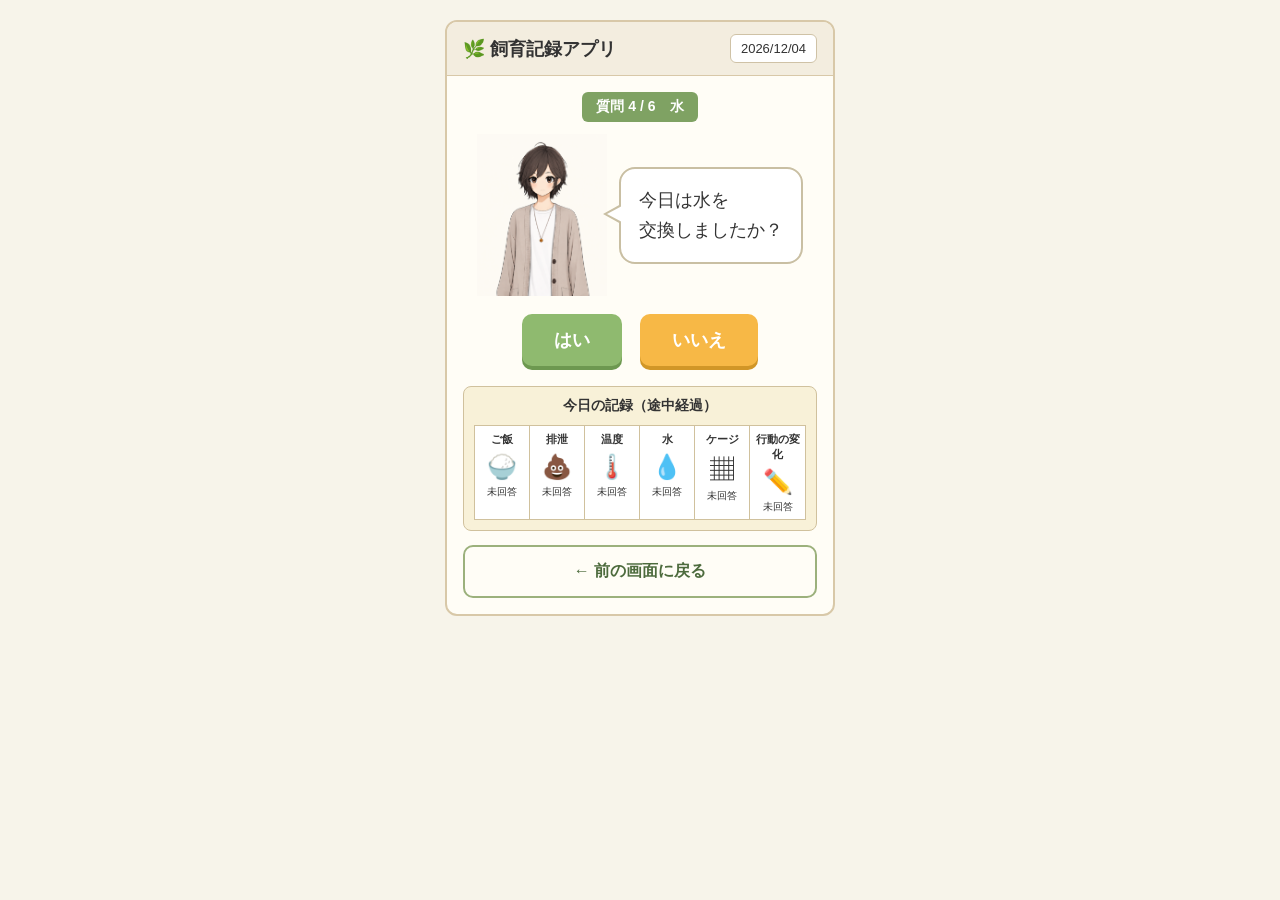
<file: water.html>
<!DOCTYPE html>
<html lang="ja">
<head>
    <meta charset="UTF-8">
    <meta name="viewport" content="width=device-width, initial-scale=1.0">
    <title>水の記録</title>

    <link rel="stylesheet" href="style.css">
</head>

<body>

    <div class="app">

        <header>
            <h1>🌿 飼育記録アプリ</h1>
            <div class="date" id="todayDate"></div>
        </header>

        <main>

            <div class="question-number">質問 4 / 6　水</div>

            <div class="agent-area">
                <img src="agent.png" alt="エージェント" class="agent">

                <div class="speech">
                    <p id="agentMessage">
                        今日は水を<br>交換しましたか？
                    </p>
                </div>
            </div>

            <div class="button-area">
                <button
                    class="yes-button answer-button"
                    onclick="saveWater('○')"
                >
                    はい
                </button>

                <button
                    class="no-button answer-button"
                    onclick="saveWater('×')"
                >
                    いいえ
                </button>
            </div>

            <!-- 回答後に表示されるフィードバック -->
            <section id="feedbackBox" class="feedback-box" hidden>

                <div class="feedback-title">
                    🌿 今日の飼育ポイント
                </div>

                <p id="feedbackText" class="feedback-text"></p>

                <button
                    type="button"
                    class="next-button"
                    onclick="goToNextQuestion()"
                >
                    次の質問へ
                </button>

            </section>

            <section class="today-record">
                <h2>今日の記録（途中経過）</h2>

                <div class="record-grid">

                    <div>
                        <p>ご飯</p>
                        <span>🍚</span>
                        <small id="foodStatus">未回答</small>
                    </div>

                    <div>
                        <p>排泄</p>
                        <span>💩</span>
                        <small id="toiletStatus">未回答</small>
                    </div>

                    <div>
                        <p>温度</p>
                        <span>🌡️</span>
                        <small id="tempStatus">未回答</small>
                    </div>

                    <div>
                        <p>水</p>
                        <span>💧</span>
                        <small id="waterStatus">未回答</small>
                    </div>

                    <div>
                        <p>ケージ</p>
                        <span>▦</span>
                        <small>未回答</small>
                    </div>

                    <div>
                        <p>行動の変化</p>
                        <span>✏️</span>
                        <small>未回答</small>
                    </div>

                </div>
            </section>

            <a href="temp.html" class="history-link">
                <button class="history-button">
                    ← 前の画面に戻る
                </button>
            </a>

        </main>

    </div>

    <script>
        // 今日の日付を表示する
        const today = new Date();

        const year = today.getFullYear();
        const month = String(today.getMonth() + 1).padStart(2, "0");
        const day = String(today.getDate()).padStart(2, "0");

        const formattedDate = `${year}/${month}/${day}`;

        document.getElementById("todayDate").textContent = formattedDate;


        // 前のページで保存した回答を表示する
        const food = localStorage.getItem("food");
        const toilet = localStorage.getItem("toilet");
        const temp = localStorage.getItem("temp");

        if (food) {
            document.getElementById("foodStatus").textContent = food;
        }

        if (toilet) {
            document.getElementById("toiletStatus").textContent = toilet;
        }

        if (temp) {
            document.getElementById("tempStatus").textContent = temp;
        }


        // 水の回答を保存してフィードバックを表示する
        function saveWater(answer) {

            const feedbackBox =
                document.getElementById("feedbackBox");

            const feedbackText =
                document.getElementById("feedbackText");

            const agentMessage =
                document.getElementById("agentMessage");

            const waterStatus =
                document.getElementById("waterStatus");

            const answerButtons =
                document.querySelectorAll(".answer-button");


            // 水の回答を保存
            localStorage.setItem("water", answer);


            // 今日の記録欄を変更
            waterStatus.textContent = answer;


            // 回答に応じてフィードバックを変更
            if (answer === "○") {

                agentMessage.textContent =
                    "水を確認できていて安心です！";

                feedbackText.textContent =
                    "水入れの汚れや水の減り方も一緒に確認すると、健康状態の変化に気づきやすくなります。";

            } else {

                agentMessage.textContent =
                    "水入れの状態を確認してみましょう。";

                feedbackText.textContent =
                    "水分不足は脱水につながることがあります。水入れの有無だけでなく、水の汚れ、ケージ内の湿度、脱皮の状態も確認しましょう。";

            }


            // フィードバック欄を表示
            feedbackBox.hidden = false;


            // 二重回答を防ぐ
            answerButtons.forEach(function(button) {
                button.disabled = true;
            });


            // フィードバック欄まで自動で移動
            feedbackBox.scrollIntoView({
                behavior: "smooth",
                block: "center"
            });
        }


        // 次の質問へ進む
        function goToNextQuestion() {
            window.location.href = "cage.html";
        }
    </script>

</body>
</html>
</file>
<file: style.css>
/* =========================
   ページ全体
========================= */

body {
    background-color: #f7f4ea;
    font-family: "Yu Gothic", "Hiragino Sans", sans-serif;
    margin: 0;
    padding: 20px 10px;
    color: #333;
}


/* =========================
   アプリ全体の枠
========================= */

.app {
    width: 100%;
    max-width: 390px;
    margin: 0 auto;

    background-color: #fffdf6;
    border: 2px solid #d8c8a8;
    border-radius: 12px;

    overflow: hidden;
    box-sizing: border-box;
}


/* =========================
   ヘッダー
========================= */

header {
    display: flex;
    justify-content: space-between;
    align-items: center;

    background-color: #f3eddf;
    padding: 12px 16px;

    border-bottom: 1px solid #d8c8a8;
}

h1 {
    margin: 0;

    color: #333;
    font-size: 18px;
}

.date {
    padding: 6px 10px;

    background-color: white;
    border: 1px solid #cfc2a6;
    border-radius: 6px;

    font-size: 13px;
}


/* =========================
   メイン部分
========================= */

main {
    padding: 16px;
}


/* =========================
   質問番号
========================= */

.question-number {
    width: fit-content;
    margin: 0 auto 12px;
    padding: 6px 14px;

    background-color: #7fa263;
    color: white;

    border-radius: 6px;

    font-size: 14px;
    font-weight: bold;
}


/* =========================
   エージェントと吹き出し
========================= */

.agent-area {
    display: flex;
    align-items: center;
    justify-content: center;

    margin-bottom: 18px;
}

.agent {
    width: 130px;
    max-width: 38%;
    height: auto;
}

.speech {
    position: relative;

    margin-left: 12px;
    padding: 16px 18px;

    background-color: white;
    border: 2px solid #c9bfa3;
    border-radius: 16px;

    font-size: 18px;
    line-height: 1.7;
}

.speech::before {
    content: "";

    position: absolute;
    left: -18px;
    top: 35px;

    border-top: 10px solid transparent;
    border-bottom: 10px solid transparent;
    border-right: 18px solid #c9bfa3;
}

.speech::after {
    content: "";

    position: absolute;
    left: -14px;
    top: 37px;

    border-top: 8px solid transparent;
    border-bottom: 8px solid transparent;
    border-right: 15px solid white;
}

.speech p {
    margin: 0;
}


/* =========================
   回答ボタン
========================= */

.button-area {
    display: flex;
    justify-content: center;
    gap: 18px;

    margin-bottom: 20px;
}

button {
    padding: 14px 32px;

    border: none;
    border-radius: 10px;

    font-family: inherit;
    font-size: 18px;
    font-weight: bold;

    cursor: pointer;
}

.yes-button {
    background-color: #8fba6f;
    color: white;

    box-shadow: 0 4px 0 #6d9850;
}

.no-button {
    background-color: #f7b846;
    color: white;

    box-shadow: 0 4px 0 #d19627;
}

.yes-button:hover {
    background-color: #84ad66;
}

.no-button:hover {
    background-color: #e9aa3d;
}

.yes-button:active,
.no-button:active {
    transform: translateY(3px);
    box-shadow: 0 1px 0 rgba(0, 0, 0, 0.2);
}


/* 回答後は、回答ボタンを押せなくする */

.answer-button:disabled {
    opacity: 0.5;
    cursor: default;

    transform: none;
}

.answer-button:disabled:hover {
    background-color: inherit;
}


/* =========================
   回答後のフィードバック
========================= */

.feedback-box {
    width: 100%;
    box-sizing: border-box;

    margin: 0 0 20px;
    padding: 18px;

    background-color: #fff9e8;
    border: 2px solid #d8c8a8;
    border-radius: 14px;

    box-shadow: 0 4px 0 #e4d5b5;
}


/* hidden属性が付いている間は表示しない */

.feedback-box[hidden] {
    display: none;
}

.feedback-title {
    margin-bottom: 12px;

    color: #4d6b3d;

    font-size: 17px;
    font-weight: bold;
    text-align: center;
}

.feedback-text {
    margin: 0;

    color: #333;

    font-size: 15px;
    line-height: 1.8;
    text-align: left;
}


/* =========================
   次の質問へ進むボタン
========================= */

.next-button {
    display: block;

    width: 100%;
    margin-top: 16px;
    padding: 13px 16px;

    background-color: #7fa263;
    color: white;

    border: none;
    border-radius: 10px;

    box-shadow: 0 4px 0 #5e7e48;

    font-size: 16px;
    font-weight: bold;

    cursor: pointer;
}

.next-button:hover {
    background-color: #739657;
}

.next-button:active {
    transform: translateY(3px);
    box-shadow: 0 1px 0 #5e7e48;
}


/* =========================
   今日の記録
========================= */

.today-record {
    margin-bottom: 14px;
    padding: 10px;

    background-color: #f8f1d8;
    border: 1px solid #d0c19d;
    border-radius: 8px;
}

.today-record h2 {
    margin: 0 0 10px;

    font-size: 14px;
    text-align: center;
}

.record-grid {
    display: grid;
    grid-template-columns: repeat(6, 1fr);

    background-color: white;
    border: 1px solid #d0c19d;

    text-align: center;
}

.record-grid div {
    min-width: 0;
    padding: 6px 2px;

    border-right: 1px solid #d0c19d;

    box-sizing: border-box;
}

.record-grid div:last-child {
    border-right: none;
}

.record-grid p {
    margin: 0 0 6px;

    font-size: 11px;
    font-weight: bold;
}

.record-grid span {
    display: block;

    margin-bottom: 4px;

    font-size: 24px;
}

.record-grid small {
    display: block;

    font-size: 10px;
    line-height: 1.3;

    overflow-wrap: anywhere;
}


/* =========================
   前の画面・履歴ボタン
========================= */

.history-link {
    display: block;

    text-decoration: none;
}

.history-button {
    width: 100%;

    background-color: #fffdf6;
    color: #4d6b3d;

    border: 2px solid #9cb17c;
    box-shadow: none;

    font-size: 16px;
}

.history-button:hover {
    background-color: #f3f6ec;
}

.history-button:active {
    transform: translateY(2px);
}


/* =========================
   行動の変化・自由記述欄
========================= */

#behaviorInputArea {
    margin-top: 20px;
    margin-bottom: 20px;

    text-align: center;
}

#behaviorInputArea p {
    margin-bottom: 10px;

    color: #4d4d4d;

    font-size: 15px;
    font-weight: bold;
}

#behaviorText {
    width: 80%;
    max-width: 320px;
    padding: 12px;

    background-color: #fffdf8;
    border: 2px solid #c9bfa3;
    border-radius: 12px;

    box-sizing: border-box;

    font-family: inherit;
    font-size: 15px;
    line-height: 1.6;

    resize: none;
}

#behaviorText:focus {
    outline: none;
    border-color: #8fba6f;

    box-shadow: 0 0 0 3px rgba(143, 186, 111, 0.15);
}

#behaviorInputArea .yes-button {
    margin-top: 12px;
    padding: 12px 28px;

    font-size: 16px;
}


/* =========================
   行動メモ表示欄
========================= */

.behavior-memo-box {
    margin-bottom: 14px;
    padding: 12px;

    background-color: #fffdf8;
    border: 2px solid #d0c19d;
    border-radius: 10px;
}

.behavior-memo-box h2 {
    margin: 0 0 8px;

    color: #4d6b3d;

    font-size: 14px;
    text-align: center;
}

.behavior-memo-box p {
    margin: 0;

    color: #333;

    font-size: 14px;
    line-height: 1.6;

    overflow-wrap: anywhere;
}


/* =========================
   スマートフォン対応
========================= */

@media screen and (max-width: 420px) {

    body {
        padding: 10px 6px;
    }

    header {
        padding: 10px 12px;
    }

    h1 {
        font-size: 16px;
    }

    .date {
        padding: 5px 7px;
        font-size: 11px;
    }

    main {
        padding: 12px;
    }

    .agent {
        width: 105px;
    }

    .speech {
        margin-left: 8px;
        padding: 12px 13px;

        font-size: 15px;
        line-height: 1.6;
    }

    .speech::before {
        left: -15px;
        top: 30px;

        border-top-width: 8px;
        border-bottom-width: 8px;
        border-right-width: 15px;
    }

    .speech::after {
        left: -11px;
        top: 32px;

        border-top-width: 6px;
        border-bottom-width: 6px;
        border-right-width: 12px;
    }

    .button-area {
        gap: 10px;
    }

    button {
        padding: 12px 22px;
        font-size: 16px;
    }

    .record-grid p {
        font-size: 9px;
    }

    .record-grid span {
        font-size: 20px;
    }

    .record-grid small {
        font-size: 8px;
    }

    .feedback-title {
        font-size: 16px;
    }

    .feedback-text {
        font-size: 14px;
    }
}
</file>
